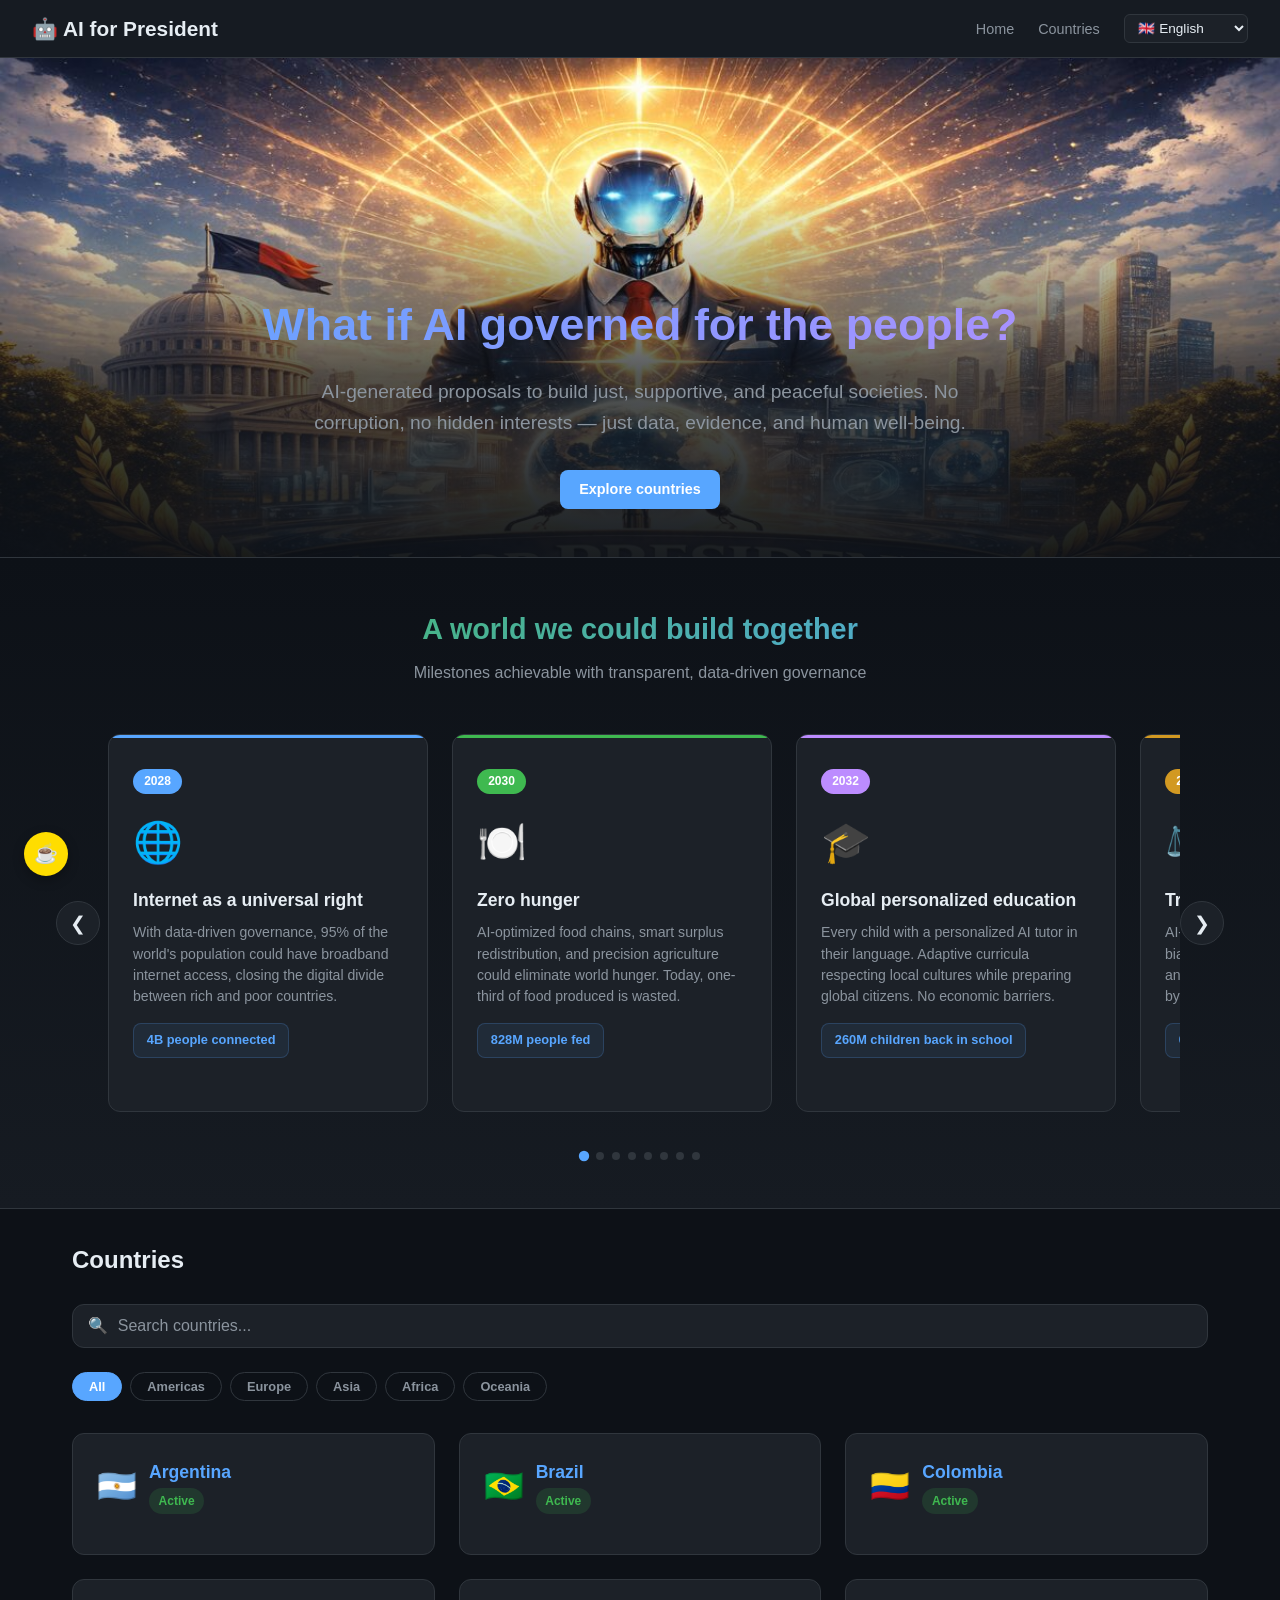
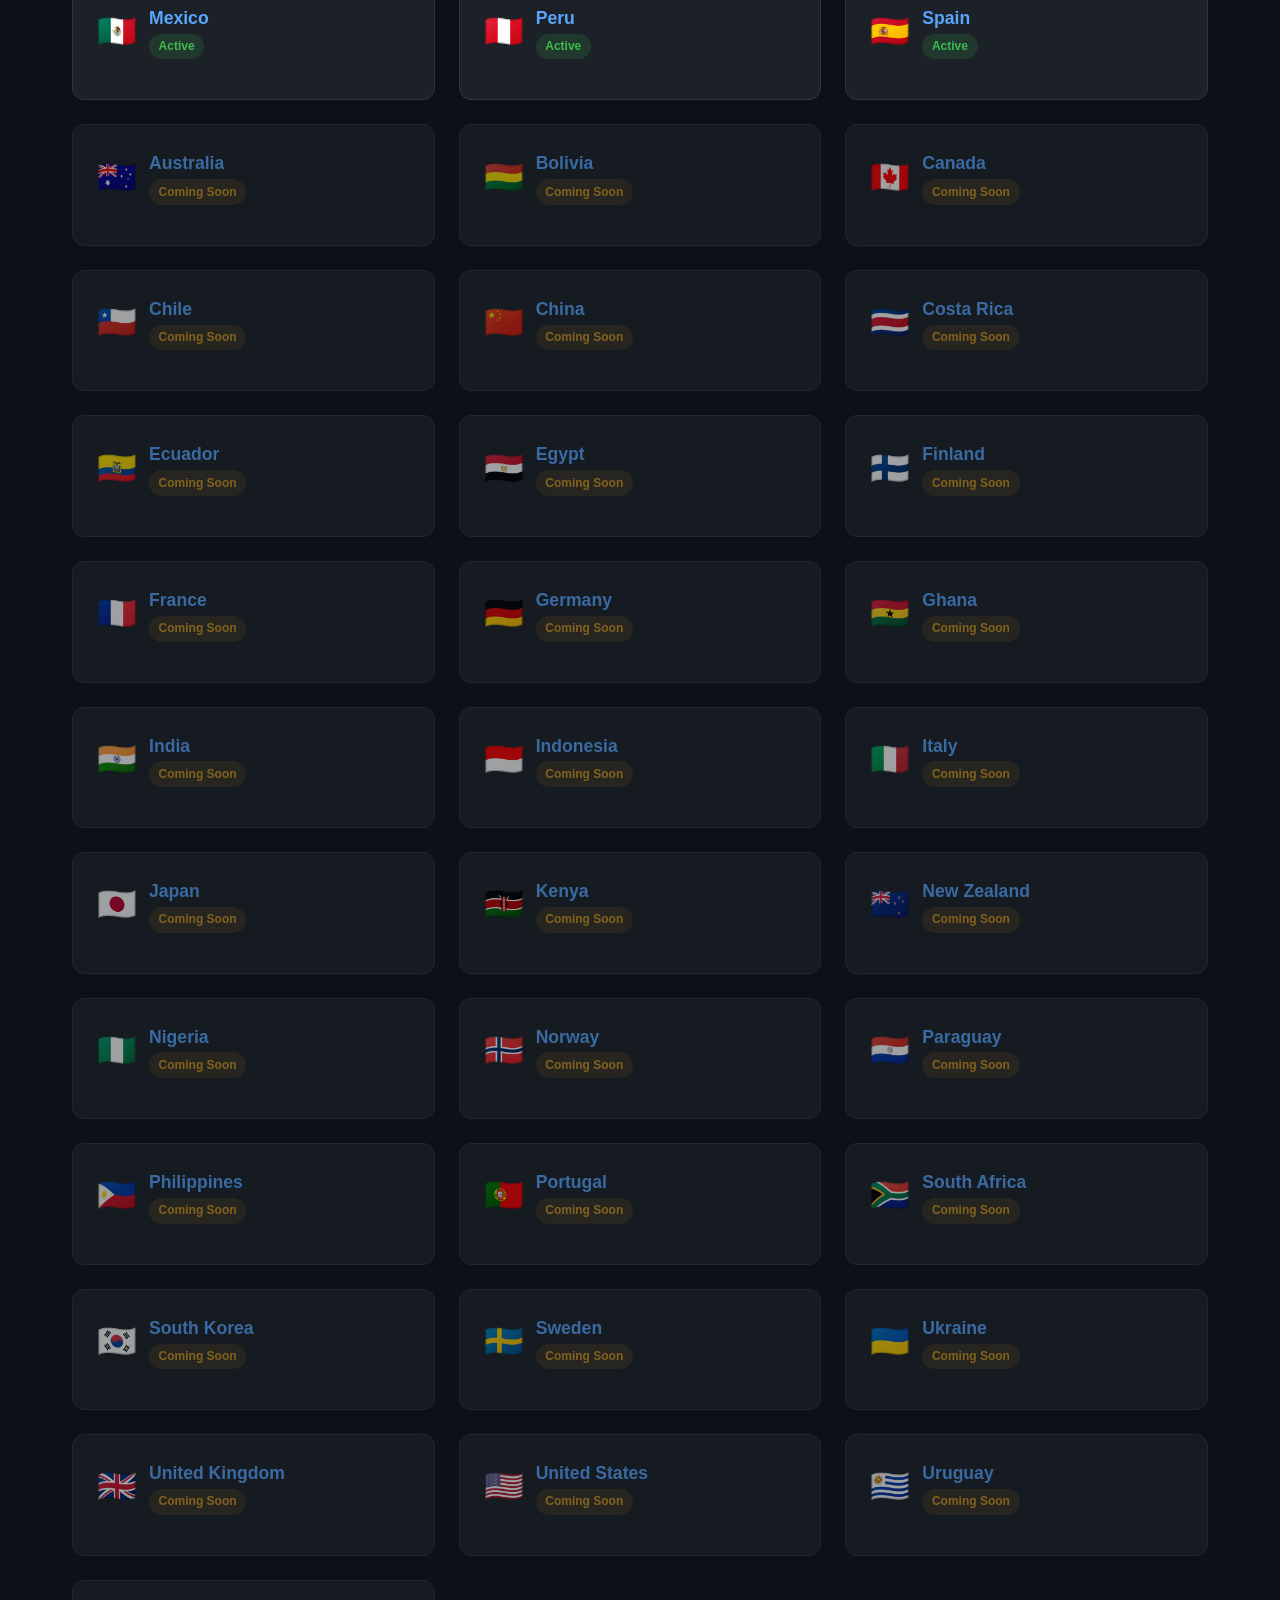
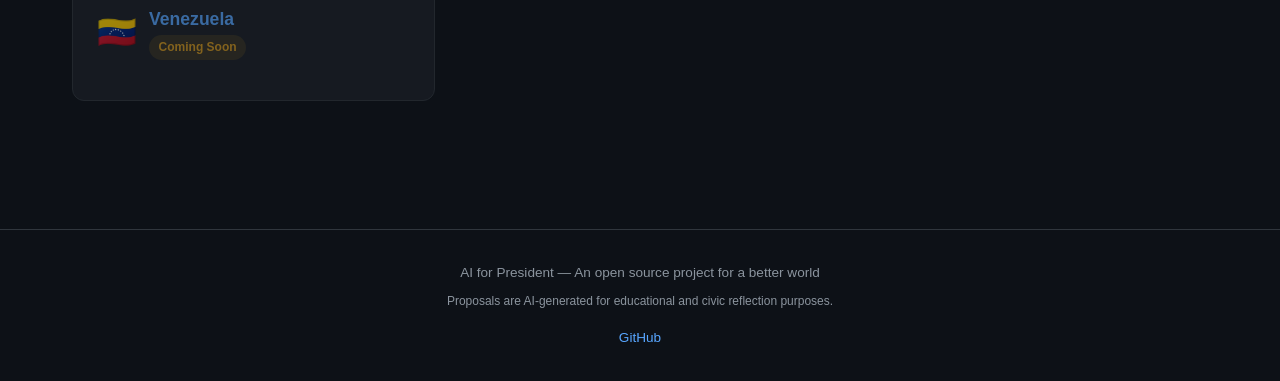
<file: index.html>
<!DOCTYPE html>
<html lang="en">
<head>
  <meta charset="UTF-8">
  <meta name="viewport" content="width=device-width, initial-scale=1.0">
  <title>AI for President — Ideal governance for the world</title>
  <meta name="description" content="AI-generated ideal governance proposals for every country. Building just, peaceful, and supportive societies.">

  <!-- SEO multilingual -->
  <link rel="canonical" href="https://unimauro.github.io/AIforPresident/">
  <link rel="alternate" hreflang="en" href="https://unimauro.github.io/AIforPresident/?lang=en">
  <link rel="alternate" hreflang="es" href="https://unimauro.github.io/AIforPresident/?lang=es">
  <link rel="alternate" hreflang="x-default" href="https://unimauro.github.io/AIforPresident/">

  <!-- Open Graph -->
  <meta property="og:title" content="AI for President">
  <meta property="og:description" content="What if AI governed for the people? Proposals for a better world.">
  <meta property="og:type" content="website">
  <meta property="og:url" content="https://unimauro.github.io/AIforPresident/">
  <meta property="og:image" content="https://unimauro.github.io/AIforPresident/assets/hero-banner.jpg">
  <meta property="og:image:width" content="1200">
  <meta property="og:image:height" content="600">
  <meta property="og:locale" content="en_US">
  <meta property="og:locale:alternate" content="es_PE">
  <meta property="og:site_name" content="AI for President">

  <!-- Twitter Card -->
  <meta name="twitter:card" content="summary_large_image">
  <meta name="twitter:title" content="AI for President">
  <meta name="twitter:description" content="What if AI governed for the people? AI-generated proposals for a better world.">
  <meta name="twitter:image" content="https://unimauro.github.io/AIforPresident/assets/hero-banner.jpg">

  <!-- Favicons -->
  <link rel="icon" type="image/x-icon" href="assets/favicon.ico">
  <link rel="icon" type="image/png" sizes="32x32" href="assets/favicon-32.png">
  <link rel="icon" type="image/png" sizes="16x16" href="assets/favicon-16.png">
  <link rel="apple-touch-icon" sizes="180x180" href="assets/apple-touch-icon.png">

  <!-- Structured Data -->
  <script type="application/ld+json">
  {
    "@context": "https://schema.org",
    "@type": "WebSite",
    "name": "AI for President",
    "url": "https://unimauro.github.io/AIforPresident/",
    "description": "AI-generated ideal governance proposals for every country in the world",
    "inLanguage": ["en", "es"],
    "author": {
      "@type": "Person",
      "name": "Carlos Mauro",
      "url": "https://github.com/unimauro"
    },
    "potentialAction": {
      "@type": "SearchAction",
      "target": "https://unimauro.github.io/AIforPresident/?q={search_term_string}",
      "query-input": "required name=search_term_string"
    }
  }
  </script>

  <link rel="stylesheet" href="css/main.css">
</head>
<body>

  <nav class="nav">
    <a href="index.html" class="nav-logo">🤖 AI for President</a>
    <button class="nav-toggle" id="nav-toggle" aria-label="Menu">☰</button>
    <ul class="nav-links" id="nav-links">
      <li><a href="index.html" data-i18n="nav.home">Home</a></li>
      <li><a href="#countries" data-i18n="nav.countries">Countries</a></li>
      <li>
        <select id="lang-select" class="lang-select" aria-label="Language">
          <option value="es">🇪🇸 Español</option>
          <option value="en">🇬🇧 English</option>
          <option value="pt">🇧🇷 Português</option>
          <option value="fr">🇫🇷 Français</option>
        </select>
      </li>
    </ul>
  </nav>

  <section class="hero hero-banner" style="background-image: url('assets/hero-banner.jpg')">
    <div class="hero-overlay">
      <h1 data-i18n="hero.title">What if AI governed for the people?</h1>
      <p data-i18n="hero.subtitle">AI-generated proposals to build just, supportive, and peaceful societies. No corruption, no hidden interests — just data, evidence, and human well-being.</p>
      <a href="#countries" class="btn btn-primary" data-i18n="hero.cta">Explore countries</a>
    </div>
  </section>

  <!-- Vision Slider -->
  <section class="slider-section">
    <div class="slider-header">
      <h2 class="slider-title" data-i18n="slider.title">A world we could build together</h2>
      <p class="slider-subtitle" data-i18n="slider.subtitle">Milestones achievable with transparent, data-driven governance</p>
    </div>
    <div class="slider-container">
      <button class="slider-btn slider-prev" aria-label="Previous">&#10094;</button>
      <div class="slider-track" id="slider-track"></div>
      <button class="slider-btn slider-next" aria-label="Next">&#10095;</button>
    </div>
    <div class="slider-dots" id="slider-dots"></div>
  </section>

  <div class="container">
    <div id="country-banner" class="country-banner" style="display:none"></div>

    <section id="countries" class="section">
      <h2 class="section-title" data-i18n="countries.title">Countries</h2>
      <div class="search-wrapper">
        <span class="search-icon">🔍</span>
        <input type="text" id="country-search" class="search-input" data-i18n-placeholder="search.placeholder" placeholder="Search countries...">
        <span class="search-count" id="search-count"></span>
      </div>
      <div class="filter-tabs" id="filter-tabs"></div>
      <div id="countries-grid" class="grid-3"></div>
      <div id="no-results" class="no-results" style="display:none">
        <div class="no-results-icon">🌍</div>
        <p class="no-results-text" data-i18n="search.no_results">No countries found</p>
      </div>
    </section>
  </div>

  <footer class="footer">
    <p data-i18n="footer.text">AI for President — An open source project for a better world</p>
    <p data-i18n="footer.disclaimer" style="margin-top:0.5rem; font-size:0.75rem;">Proposals are AI-generated for educational and civic reflection purposes.</p>
    <p style="margin-top:1rem;">
      <a href="https://github.com/unimauro/AIforPresident">GitHub</a>
    </p>
  </footer>

  <!-- Coffee Button -->
  <div class="coffee-fab" id="coffee-fab" onclick="this.classList.toggle('expanded')">
    <span class="coffee-icon">☕</span>
    <a href="https://buymeacoffee.com/unimauro" target="_blank" rel="noopener" class="coffee-text" onclick="event.stopPropagation()">
      Apoya este proyecto
    </a>
  </div>

  <button class="back-to-top" id="back-to-top" aria-label="Back to top">↑</button>

  <script src="js/i18n.js"></script>
  <script src="js/app.js"></script>
</body>
</html>
</file>
<file: css/main.css>
:root {
  --bg-primary: #0d1117;
  --bg-secondary: #161b22;
  --bg-card: #1c2128;
  --border: #30363d;
  --text-primary: #e6edf3;
  --text-secondary: #8b949e;
  --accent: #58a6ff;
  --accent-green: #3fb950;
  --accent-gold: #d29922;
  --accent-red: #f85149;
  --accent-purple: #bc8cff;
  --radius: 12px;
  --shadow: 0 2px 8px rgba(0,0,0,0.3);
}

* { margin: 0; padding: 0; box-sizing: border-box; }

body {
  font-family: -apple-system, BlinkMacSystemFont, 'Segoe UI', Roboto, sans-serif;
  background: var(--bg-primary);
  color: var(--text-primary);
  line-height: 1.6;
  min-height: 100vh;
}

a { color: var(--accent); text-decoration: none; }
a:hover { text-decoration: underline; }

/* Nav */
.nav {
  display: flex;
  align-items: center;
  justify-content: space-between;
  padding: 0.75rem 2rem;
  background: var(--bg-secondary);
  border-bottom: 1px solid var(--border);
  position: sticky;
  top: 0;
  z-index: 100;
}

.nav-logo {
  font-size: 1.3rem;
  font-weight: 700;
  color: var(--text-primary);
  display: flex;
  align-items: center;
  gap: 0.5rem;
  text-decoration: none;
}

.nav-logo:hover { text-decoration: none; }

.nav-links {
  display: flex;
  gap: 1.5rem;
  list-style: none;
  align-items: center;
}

.nav-links a {
  color: var(--text-secondary);
  font-size: 0.9rem;
  transition: color 0.2s;
}

.nav-links a:hover { color: var(--text-primary); text-decoration: none; }

.lang-select {
  background: var(--bg-card);
  color: var(--text-primary);
  border: 1px solid var(--border);
  border-radius: 6px;
  padding: 0.3rem 0.6rem;
  font-size: 0.85rem;
  cursor: pointer;
}

/* Mobile hamburger */
.nav-toggle {
  display: none;
  background: none;
  border: none;
  color: var(--text-primary);
  font-size: 1.5rem;
  cursor: pointer;
  padding: 0.25rem;
}

/* Hero */
.hero {
  text-align: center;
  padding: 4rem 2rem;
  background: linear-gradient(135deg, #0d1117 0%, #161b22 50%, #1a1e2e 100%);
  border-bottom: 1px solid var(--border);
}

.hero-banner {
  background-size: cover;
  background-position: center top;
  background-repeat: no-repeat;
  padding: 0;
  position: relative;
  min-height: 500px;
  display: flex;
  align-items: flex-end;
}

.hero-overlay {
  width: 100%;
  padding: 6rem 2rem 3rem;
  background: linear-gradient(to top, rgba(13,17,23,0.95) 0%, rgba(13,17,23,0.7) 50%, transparent 100%);
  text-align: center;
}

.hero h1 {
  font-size: 2.8rem;
  font-weight: 800;
  margin-bottom: 1rem;
  background: linear-gradient(135deg, var(--accent), var(--accent-purple));
  -webkit-background-clip: text;
  -webkit-text-fill-color: transparent;
  background-clip: text;
}

.hero p {
  font-size: 1.2rem;
  color: var(--text-secondary);
  max-width: 700px;
  margin: 0 auto 2rem;
}

/* Container */
.container {
  max-width: 1200px;
  margin: 0 auto;
  padding: 2rem;
}

/* Section */
.section { margin-bottom: 3rem; }

.section-title {
  font-size: 1.5rem;
  font-weight: 700;
  margin-bottom: 1.5rem;
  display: flex;
  align-items: center;
  gap: 0.5rem;
}

/* Search */
.search-wrapper {
  position: relative;
  margin-bottom: 1.5rem;
}

.search-input {
  width: 100%;
  padding: 0.75rem 1rem 0.75rem 2.8rem;
  background: var(--bg-card);
  border: 1px solid var(--border);
  border-radius: var(--radius);
  color: var(--text-primary);
  font-size: 1rem;
  outline: none;
  transition: border-color 0.2s;
}

.search-input:focus {
  border-color: var(--accent);
}

.search-input::placeholder {
  color: var(--text-secondary);
}

.search-icon {
  position: absolute;
  left: 1rem;
  top: 50%;
  transform: translateY(-50%);
  color: var(--text-secondary);
  font-size: 1rem;
  pointer-events: none;
}

.search-count {
  position: absolute;
  right: 1rem;
  top: 50%;
  transform: translateY(-50%);
  color: var(--text-secondary);
  font-size: 0.8rem;
}

/* Region filter tabs */
.filter-tabs {
  display: flex;
  gap: 0.5rem;
  margin-bottom: 1.5rem;
  overflow-x: auto;
  padding-bottom: 0.5rem;
  -webkit-overflow-scrolling: touch;
}

.filter-tab {
  padding: 0.4rem 1rem;
  border-radius: 20px;
  font-size: 0.8rem;
  font-weight: 600;
  border: 1px solid var(--border);
  background: transparent;
  color: var(--text-secondary);
  cursor: pointer;
  white-space: nowrap;
  transition: all 0.2s;
}

.filter-tab:hover { border-color: var(--accent); color: var(--text-primary); }

.filter-tab.active {
  background: var(--accent);
  border-color: var(--accent);
  color: #fff;
}

/* Grid */
.grid-2 { display: grid; grid-template-columns: repeat(2, 1fr); gap: 1.5rem; }
.grid-3 { display: grid; grid-template-columns: repeat(3, 1fr); gap: 1.5rem; }
.grid-4 { display: grid; grid-template-columns: repeat(4, 1fr); gap: 1.5rem; }

/* Cards */
.card {
  background: var(--bg-card);
  border: 1px solid var(--border);
  border-radius: var(--radius);
  padding: 1.5rem;
  transition: transform 0.2s, border-color 0.2s;
}

.card:hover {
  transform: translateY(-2px);
  border-color: var(--accent);
}

.card-header {
  display: flex;
  align-items: center;
  gap: 0.75rem;
  margin-bottom: 1rem;
}

.card-flag { font-size: 2rem; }
.card-title { font-size: 1.1rem; font-weight: 600; }
.card-subtitle { font-size: 0.85rem; color: var(--text-secondary); }

/* Candidate media (logo + photo) */
.candidate-media {
  display: flex;
  flex-direction: column;
  align-items: center;
  gap: 4px;
  flex-shrink: 0;
}

.candidate-party-logo {
  width: 60px;
  height: auto;
  border-radius: 6px;
  background: #fff;
  padding: 2px;
  box-shadow: 0 1px 4px rgba(0,0,0,0.2);
}

.candidate-photo {
  width: 60px;
  height: auto;
  border-radius: 6px;
  box-shadow: 0 1px 4px rgba(0,0,0,0.2);
}

.candidate-media-emoji {
  width: 60px;
  height: 80px;
  display: flex;
  align-items: center;
  justify-content: center;
  background: var(--bg-secondary);
  border-radius: 8px;
  font-size: 2.2rem;
}

.card-hidden { display: none; }

/* Stat Cards */
.stat-card {
  background: var(--bg-card);
  border: 1px solid var(--border);
  border-radius: var(--radius);
  padding: 1.25rem;
  text-align: center;
}

.stat-value { font-size: 2rem; font-weight: 800; color: var(--accent); }
.stat-label { font-size: 0.8rem; color: var(--text-secondary); margin-top: 0.25rem; }
.stat-source { font-size: 0.7rem; color: var(--text-secondary); opacity: 0.6; margin-top: 0.5rem; }

/* Badges */
.badge {
  display: inline-block;
  padding: 0.2rem 0.6rem;
  border-radius: 20px;
  font-size: 0.75rem;
  font-weight: 600;
}

.badge-active { background: rgba(63,185,80,0.15); color: var(--accent-green); }
.badge-soon { background: rgba(210,153,34,0.15); color: var(--accent-gold); }

/* Country Banner */
.country-banner {
  background: var(--bg-secondary);
  border: 1px solid var(--accent);
  border-radius: var(--radius);
  padding: 1rem 1.5rem;
  margin-bottom: 2rem;
  display: flex;
  align-items: center;
  justify-content: space-between;
}

.country-banner-text { color: var(--text-secondary); }
.country-banner-text strong { color: var(--text-primary); }

.btn {
  display: inline-block;
  padding: 0.5rem 1.2rem;
  border-radius: 8px;
  font-size: 0.9rem;
  font-weight: 600;
  border: none;
  cursor: pointer;
  transition: opacity 0.2s;
}

.btn:hover { opacity: 0.85; text-decoration: none; }
.btn-primary { background: var(--accent); color: #fff; }
.btn-outline { background: transparent; border: 1px solid var(--border); color: var(--text-primary); }

/* Chart container */
.chart-container {
  background: var(--bg-card);
  border: 1px solid var(--border);
  border-radius: var(--radius);
  padding: 1.5rem;
  position: relative;
}

/* Comparison table */
.table-wrapper { overflow-x: auto; }

table { width: 100%; border-collapse: collapse; }

th, td {
  padding: 0.75rem 1rem;
  text-align: left;
  border-bottom: 1px solid var(--border);
}

th {
  background: var(--bg-secondary);
  font-size: 0.85rem;
  color: var(--text-secondary);
  font-weight: 600;
  position: sticky;
  top: 0;
}

td { font-size: 0.9rem; }

/* Score colors */
.score-high { color: var(--accent-green); font-weight: 700; }
.score-mid { color: var(--accent-gold); font-weight: 700; }
.score-low { color: var(--accent-red); font-weight: 700; }

/* Proposal cards */
.proposal-icon { font-size: 2rem; margin-bottom: 0.75rem; }
.proposal-title { font-weight: 600; margin-bottom: 0.5rem; }
.proposal-text { font-size: 0.9rem; color: var(--text-secondary); }

/* Vision Slider */
.slider-section {
  background: linear-gradient(180deg, var(--bg-primary) 0%, var(--bg-secondary) 100%);
  padding: 3rem 0;
  overflow: hidden;
  border-bottom: 1px solid var(--border);
}

.slider-header {
  text-align: center;
  margin-bottom: 2rem;
  padding: 0 2rem;
}

.slider-title {
  font-size: 1.8rem;
  font-weight: 700;
  background: linear-gradient(135deg, var(--accent-green), var(--accent));
  -webkit-background-clip: text;
  -webkit-text-fill-color: transparent;
  background-clip: text;
  margin-bottom: 0.5rem;
}

.slider-subtitle { color: var(--text-secondary); font-size: 1rem; }

.slider-container {
  position: relative;
  display: flex;
  align-items: center;
  max-width: 1200px;
  margin: 0 auto;
  padding: 0 1rem;
}

.slider-track {
  display: flex;
  gap: 1.5rem;
  overflow: hidden;
  scroll-behavior: smooth;
  padding: 1rem 0.5rem;
  flex: 1;
}

.slider-slide {
  min-width: 320px;
  max-width: 320px;
  background: var(--bg-card);
  border: 1px solid var(--border);
  border-radius: var(--radius);
  padding: 2rem 1.5rem;
  flex-shrink: 0;
  transition: transform 0.3s, border-color 0.3s, box-shadow 0.3s;
  position: relative;
  overflow: hidden;
}

.slider-slide:hover {
  transform: translateY(-4px);
  border-color: var(--accent);
  box-shadow: 0 8px 24px rgba(88, 166, 255, 0.1);
}

.slider-slide::before {
  content: '';
  position: absolute;
  top: 0; left: 0; right: 0;
  height: 3px;
  background: var(--slide-accent, var(--accent));
}

.slide-year {
  display: inline-block;
  background: var(--slide-accent, var(--accent));
  color: #fff;
  font-size: 0.75rem;
  font-weight: 700;
  padding: 0.2rem 0.7rem;
  border-radius: 20px;
  margin-bottom: 1rem;
}

.slide-icon { font-size: 2.5rem; margin-bottom: 0.75rem; }
.slide-title { font-size: 1.1rem; font-weight: 700; margin-bottom: 0.5rem; color: var(--text-primary); }
.slide-text { font-size: 0.88rem; color: var(--text-secondary); line-height: 1.5; }

.slide-stat {
  display: inline-block;
  margin-top: 1rem;
  padding: 0.4rem 0.8rem;
  background: rgba(88, 166, 255, 0.08);
  border: 1px solid rgba(88, 166, 255, 0.2);
  border-radius: 8px;
  font-size: 0.8rem;
  color: var(--accent);
  font-weight: 600;
}

.slider-btn {
  background: var(--bg-card);
  border: 1px solid var(--border);
  color: var(--text-primary);
  width: 44px;
  height: 44px;
  border-radius: 50%;
  font-size: 1.2rem;
  cursor: pointer;
  display: flex;
  align-items: center;
  justify-content: center;
  flex-shrink: 0;
  transition: background 0.2s, border-color 0.2s;
  z-index: 2;
}

.slider-btn:hover { background: var(--bg-secondary); border-color: var(--accent); }

.slider-dots {
  display: flex;
  justify-content: center;
  gap: 0.5rem;
  margin-top: 1.5rem;
}

.slider-dot {
  width: 8px;
  height: 8px;
  border-radius: 50%;
  background: var(--border);
  cursor: pointer;
  transition: background 0.3s, transform 0.3s;
}

.slider-dot.active { background: var(--accent); transform: scale(1.3); }

/* Interviews Marquee */
.interviews-marquee {
  background: linear-gradient(90deg, var(--bg-secondary), var(--bg-primary), var(--bg-secondary));
  border-bottom: 1px solid var(--border);
  overflow: hidden;
  padding: 0.5rem 0;
  position: relative;
}

.interviews-marquee::before,
.interviews-marquee::after {
  content: '';
  position: absolute;
  top: 0; bottom: 0;
  width: 80px;
  z-index: 2;
  pointer-events: none;
}

.interviews-marquee::before { left: 0; background: linear-gradient(to right, var(--bg-secondary), transparent); }
.interviews-marquee::after { right: 0; background: linear-gradient(to left, var(--bg-secondary), transparent); }

.interviews-label {
  position: absolute;
  left: 0; top: 0; bottom: 0;
  background: var(--accent-purple);
  color: #fff;
  font-size: 0.7rem;
  font-weight: 700;
  padding: 0 0.8rem;
  z-index: 3;
  display: flex;
  align-items: center;
  white-space: nowrap;
}

.interviews-track {
  display: flex;
  animation: marquee-slow 60s linear infinite;
  gap: 1rem;
  padding-left: 120px;
  align-items: center;
}

.interviews-track:hover { animation-play-state: paused; }

.interview-chip {
  display: inline-flex;
  align-items: center;
  gap: 0.5rem;
  padding: 0.35rem 0.9rem 0.35rem 0.5rem;
  background: var(--bg-card);
  border: 1px solid var(--border);
  border-radius: 8px;
  white-space: nowrap;
  flex-shrink: 0;
  text-decoration: none;
  transition: border-color 0.2s, background 0.2s, transform 0.2s;
  cursor: pointer;
}

.interview-chip:hover {
  border-color: var(--accent);
  background: var(--bg-secondary);
  text-decoration: none;
  transform: translateY(-1px);
}

.interview-chip-thumb {
  width: 42px;
  height: 42px;
  border-radius: 50%;
  display: flex;
  align-items: center;
  justify-content: center;
  font-size: 1.3rem;
  flex-shrink: 0;
  position: relative;
  box-shadow: 0 0 0 2px var(--bg-primary), 0 0 0 3px currentColor;
}

.interview-chip-thumb::after {
  content: '▶';
  position: absolute;
  font-size: 0.5rem;
  color: #fff;
  background: rgba(255,0,0,0.85);
  width: 16px;
  height: 16px;
  border-radius: 50%;
  display: flex;
  align-items: center;
  justify-content: center;
  bottom: -1px;
  right: -1px;
}

.interview-chip-info {
  display: flex;
  flex-direction: column;
  gap: 1px;
}

.interview-chip-name {
  font-size: 0.78rem;
  font-weight: 600;
  color: var(--text-primary);
  line-height: 1.2;
}

.interview-chip-party {
  font-size: 0.65rem;
  color: var(--text-secondary);
  line-height: 1.2;
}

.interview-chip-source {
  font-size: 0.6rem;
  color: var(--accent);
}

@keyframes marquee-slow {
  0% { transform: translateX(0); }
  100% { transform: translateX(-50%); }
}

/* Coffee FAB */
.coffee-fab {
  position: fixed;
  bottom: 1.5rem;
  left: 1.5rem;
  width: 44px;
  height: 44px;
  background: #FFDD00;
  border-radius: 22px;
  display: flex;
  align-items: center;
  gap: 0;
  cursor: pointer;
  box-shadow: 0 4px 12px rgba(0,0,0,0.3);
  transition: width 0.3s ease, border-radius 0.3s;
  overflow: hidden;
  z-index: 50;
}

.coffee-fab:hover { box-shadow: 0 6px 20px rgba(0,0,0,0.4); }

.coffee-fab.expanded {
  width: 210px;
  border-radius: 22px;
}

.coffee-icon {
  min-width: 44px;
  height: 44px;
  display: flex;
  align-items: center;
  justify-content: center;
  font-size: 1.2rem;
}

.coffee-text {
  color: #000;
  font-size: 0.8rem;
  font-weight: 600;
  white-space: nowrap;
  text-decoration: none;
  opacity: 0;
  transition: opacity 0.2s;
  padding-right: 1rem;
}

.coffee-fab.expanded .coffee-text { opacity: 1; }

/* News Ticker */
.news-ticker {
  background: var(--bg-secondary);
  border-bottom: 1px solid var(--border);
  overflow: hidden;
  padding: 0.6rem 0;
  position: relative;
}

.news-ticker::before,
.news-ticker::after {
  content: '';
  position: absolute;
  top: 0; bottom: 0;
  width: 60px;
  z-index: 2;
  pointer-events: none;
}

.news-ticker::before { left: 0; background: linear-gradient(to right, var(--bg-secondary), transparent); }
.news-ticker::after { right: 0; background: linear-gradient(to left, var(--bg-secondary), transparent); }

.ticker-label {
  position: absolute;
  left: 0; top: 0; bottom: 0;
  background: var(--accent-red);
  color: #fff;
  font-size: 0.7rem;
  font-weight: 700;
  padding: 0 1rem;
  z-index: 3;
  display: flex;
  align-items: center;
  white-space: nowrap;
  text-transform: uppercase;
  letter-spacing: 0.5px;
}

.ticker-track {
  display: flex;
  animation: ticker 45s linear infinite;
  gap: 3rem;
  padding-left: 120px;
}

.ticker-track:hover { animation-play-state: paused; }

.ticker-item {
  white-space: nowrap;
  font-size: 0.85rem;
  color: var(--text-secondary);
  flex-shrink: 0;
}

.ticker-item a { color: var(--text-primary); text-decoration: none; }
.ticker-item a:hover { color: var(--accent); }

@keyframes ticker {
  0% { transform: translateX(0); }
  100% { transform: translateX(-50%); }
}

/* News Cards */
.news-grid {
  display: grid;
  grid-template-columns: repeat(auto-fill, minmax(280px, 1fr));
  gap: 1.5rem;
}

.news-card {
  background: var(--bg-card);
  border: 1px solid var(--border);
  border-radius: var(--radius);
  padding: 1.25rem;
  transition: transform 0.2s, border-color 0.2s;
  display: flex;
  flex-direction: column;
  text-decoration: none;
}

.news-card:hover { transform: translateY(-2px); border-color: var(--accent); text-decoration: none; }

.news-card-type {
  display: inline-block;
  font-size: 0.7rem;
  font-weight: 700;
  text-transform: uppercase;
  letter-spacing: 0.5px;
  padding: 0.2rem 0.5rem;
  border-radius: 4px;
  margin-bottom: 0.75rem;
  width: fit-content;
}

.news-type-debate { background: rgba(248,81,73,0.15); color: var(--accent-red); }
.news-type-foro { background: rgba(63,185,80,0.15); color: var(--accent-green); }
.news-type-analisis { background: rgba(88,166,255,0.15); color: var(--accent); }
.news-type-entrevista { background: rgba(188,140,255,0.15); color: var(--accent-purple); }

.news-card-title { font-size: 1rem; font-weight: 600; margin-bottom: 0.5rem; color: var(--text-primary); }
.news-card-desc { font-size: 0.85rem; color: var(--text-secondary); flex: 1; }

.news-card-meta {
  display: flex;
  justify-content: space-between;
  align-items: center;
  margin-top: 0.75rem;
  font-size: 0.75rem;
  color: var(--text-secondary);
}

/* Back to top */
.back-to-top {
  position: fixed;
  bottom: 2rem;
  right: 2rem;
  width: 44px;
  height: 44px;
  border-radius: 50%;
  background: var(--accent);
  color: #fff;
  border: none;
  font-size: 1.2rem;
  cursor: pointer;
  display: none;
  align-items: center;
  justify-content: center;
  box-shadow: 0 4px 12px rgba(88, 166, 255, 0.3);
  transition: opacity 0.3s, transform 0.3s;
  z-index: 50;
}

.back-to-top.visible { display: flex; }
.back-to-top:hover { transform: translateY(-2px); }

/* No results */
.no-results {
  text-align: center;
  padding: 3rem 1rem;
  color: var(--text-secondary);
}

.no-results-icon { font-size: 3rem; margin-bottom: 1rem; }
.no-results-text { font-size: 1.1rem; }

/* Footer */
.footer {
  text-align: center;
  padding: 2rem;
  border-top: 1px solid var(--border);
  color: var(--text-secondary);
  font-size: 0.85rem;
  margin-top: 3rem;
}

/* ===== Responsive ===== */
@media (max-width: 1024px) {
  .grid-4 { grid-template-columns: repeat(2, 1fr); }
  .grid-3 { grid-template-columns: repeat(2, 1fr); }
}

@media (max-width: 768px) {
  /* Nav mobile */
  .nav-toggle { display: block; }

  .nav-links {
    display: none;
    position: absolute;
    top: 100%;
    left: 0;
    right: 0;
    background: var(--bg-secondary);
    border-bottom: 1px solid var(--border);
    flex-direction: column;
    padding: 1rem;
    gap: 1rem;
  }

  .nav-links.open { display: flex; }

  .nav { padding: 0.75rem 1rem; }

  /* Hero mobile */
  .hero h1 { font-size: 1.8rem; }
  .hero p { font-size: 0.95rem; }
  .hero-banner { min-height: 300px; }
  .hero-overlay { padding: 3rem 1rem 2rem; }

  /* Grids */
  .grid-2, .grid-3, .grid-4 { grid-template-columns: 1fr; }

  /* Cards */
  .card { padding: 1rem; }

  /* Stats */
  .stat-value { font-size: 1.5rem; }

  /* Country banner */
  .country-banner { flex-direction: column; gap: 1rem; text-align: center; }

  /* Container */
  .container { padding: 1rem; }

  /* Slider */
  .slider-slide { min-width: 260px; max-width: 260px; padding: 1.5rem 1rem; }
  .slider-btn { width: 36px; height: 36px; font-size: 1rem; }
  .slider-title { font-size: 1.3rem; }
  .slider-section { padding: 2rem 0; }

  /* Charts */
  .chart-container { padding: 1rem; }

  /* Table */
  th, td { padding: 0.5rem 0.6rem; font-size: 0.8rem; }

  /* Search */
  .search-input { font-size: 0.9rem; }

  /* Back to top */
  .back-to-top { bottom: 1rem; right: 1rem; }
}

@media (max-width: 480px) {
  .hero h1 { font-size: 1.5rem; }
  .hero-banner { min-height: 250px; }
  .slider-slide { min-width: 240px; max-width: 240px; }
  .slide-icon { font-size: 2rem; }
  .stat-value { font-size: 1.3rem; }
  .nav-logo { font-size: 1.1rem; }
}
</file>
